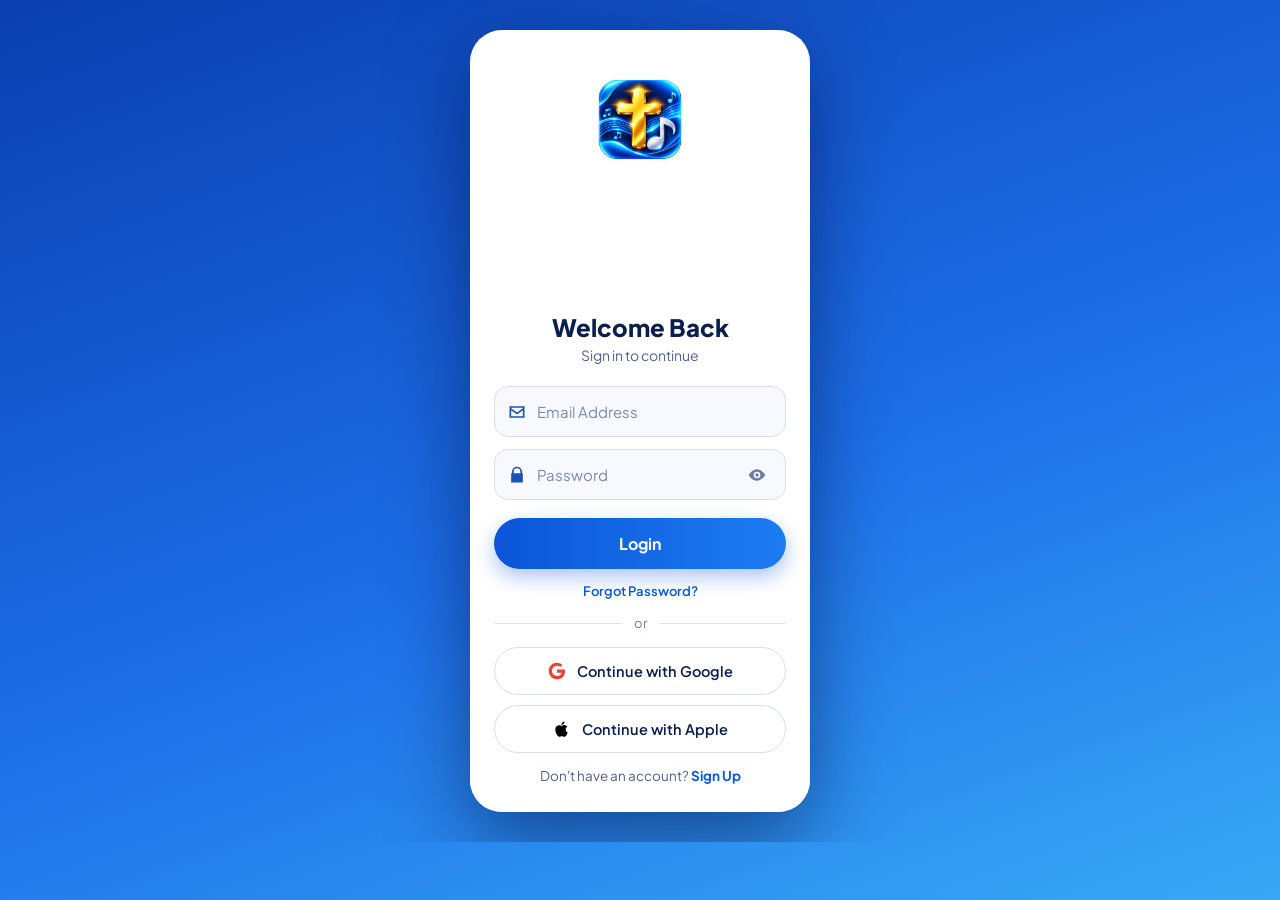
<file: index.html>
<!DOCTYPE html>
<html lang="en">
<head>
<meta charset="UTF-8">
<meta name="viewport" content="width=device-width, initial-scale=1, viewport-fit=cover">
<title>AROKIYAM - Tamil Christian Music</title>
<meta name="description" content="AROKIYAM - Tamil Christian Music. Praise Him Always.">
<meta name="theme-color" content="#061235">
<link rel="icon" type="image/png" href="assets/logo.png">
<link rel="apple-touch-icon" href="assets/logo.png">
<link rel="preconnect" href="https://fonts.googleapis.com"><link rel="preconnect" href="https://fonts.gstatic.com" crossorigin>
<link href="https://fonts.googleapis.com/css2?family=Plus+Jakarta+Sans:wght@400;500;600;700;800&family=Noto+Sans+Tamil:wght@400;600;700&display=swap" rel="stylesheet">
<link rel="stylesheet" href="css/app.css">
</head>
<body class="paused">
<audio id="audio" preload="metadata"></audio>

<div class="app" id="app">
  <!-- ===== Sidebar (desktop) / drawer (mobile) ===== -->
  <aside class="sidebar" id="sidebar" aria-label="Main navigation">
    <div class="brand"><img src="assets/logo.png" alt=""><b>AROKIYAM</b><span>Tamil Christian Music</span></div>
    <nav class="side-nav" id="sideNav"></nav>
    <div class="side-foot">
      <div class="art"></div><div class="tag">Praise Him<br>Always</div>
      <button class="logout" id="logoutBtn"></button>
    </div>
  </aside>
  <div class="scrim" id="scrim"></div>

  <!-- ===== Main ===== -->
  <main class="main" id="main">
    <header class="topbar">
      <button class="icon-btn m-only" id="menuBtn" aria-label="Open menu"></button>
      <div class="m-brand m-only"><img src="assets/logo.png" alt=""><div><b>AROKIYAM</b><small>Tamil Christian Music</small></div></div>
      <button class="icon-btn m-only" id="bellBtn" aria-label="Notifications"></button>
      <label class="sbox" id="topSearch"><span id="topSearchIc"></span><input id="topInput" type="search" placeholder="Search songs, albums…" autocomplete="off" aria-label="Search"></label>
      <div class="top-spacer"></div>
      <button class="avatar" id="avatarBtn" aria-label="Account" title="Account"></button>
    </header>
    <div class="content" id="view"></div>
  </main>

  <!-- ===== Player bar / mini player ===== -->
  <section class="player" id="player" aria-label="Music player">
    <div class="m-prog"><i id="mProg"></i></div>
    <div class="p-left" id="pLeft">
      <img id="pCover" alt="">
      <div class="tx"><b id="pTitle">Choose a song</b><small id="pArtist">AROKIYAM</small></div>
      <button class="lk" id="pLike" aria-label="Like"></button>
    </div>
    <div class="p-mid">
      <div class="ctrls">
        <button class="cbtn off" id="bShuffle" aria-label="Shuffle"></button>
        <button class="cbtn white" id="bPrev" aria-label="Previous"></button>
        <button class="cbtn main" id="bPlay" aria-label="Play"></button>
        <button class="cbtn white" id="bNext" aria-label="Next"></button>
        <button class="cbtn off" id="bRepeat" aria-label="Repeat"></button>
      </div>
      <div class="seek"><span id="tCur">0:00</span><input type="range" id="seek" min="0" max="1000" value="0" aria-label="Seek"><span id="tDur">0:00</span></div>
    </div>
    <div class="p-right">
      <button class="cbtn" id="bLyrics" aria-label="Lyrics"></button>
      <button class="cbtn" id="bQueue" aria-label="Queue"></button>
      <button class="cbtn" id="bVol" aria-label="Mute"></button>
      <input type="range" class="vol" id="vol" min="0" max="100" value="80" aria-label="Volume">
    </div>
    <div class="m-ctrl">
      <button class="cbtn white" id="mPrev" aria-label="Previous"></button>
      <button class="cbtn main" id="mPlay" aria-label="Play"></button>
      <button class="cbtn white" id="mNext" aria-label="Next"></button>
    </div>
  </section>

  <nav class="bottomnav" id="bottomNav" aria-label="Bottom navigation"></nav>
</div>

<!-- ===== Now playing: full screen (mobile) / drawer (desktop) ===== -->
<section class="np" id="np" aria-label="Now playing" aria-hidden="true">
  <div class="np-top">
    <button class="icon-btn" id="npClose" aria-label="Close"></button>
    <div class="ttl">Now Playing</div>
    <button class="icon-btn" id="npMore" aria-label="More"></button>
  </div>
  <div class="np-tabs" id="npTabs">
    <button data-tab="player" class="t-player on">Player</button>
    <button data-tab="lyrics">Lyrics</button>
    <button data-tab="queue">Queue</button>
  </div>
  <div class="np-body">
    <div class="tab tab-player on" data-tab="player">
      <img class="np-art" id="npArt" alt="">
      <div class="np-meta">
        <div class="tx"><b id="npTitle"></b><small id="npArtist"></small></div>
        <button class="lk" id="npLike" aria-label="Like"></button>
      </div>
      <div class="seek np-seek"><span id="npCur">0:00</span><input type="range" id="npSeek" min="0" max="1000" value="0" aria-label="Seek"><span id="npDur">0:00</span></div>
      <div class="np-ctrls">
        <button class="cbtn off" id="npShuffle" aria-label="Shuffle"></button>
        <button class="cbtn white" id="npPrev" aria-label="Previous"></button>
        <button class="cbtn main" id="npPlay" aria-label="Play"></button>
        <button class="cbtn white" id="npNext" aria-label="Next"></button>
        <button class="cbtn off" id="npRepeat" aria-label="Repeat"></button>
      </div>
    </div>
    <div class="tab" data-tab="lyrics"><div class="lyrics" id="lyrics"></div></div>
    <div class="tab" data-tab="queue" id="queueTab"></div>
  </div>
</section>

<div class="menu-scrim" id="menuScrim"></div>
<div class="menu" id="menu" role="menu"></div>
<div class="toast" id="toast" role="status" aria-live="polite"></div>

<script src="js/auth.js"></script>
<script>window.ArokiyamAuth.requireAuth();</script>
<script src="js/data/songs.js"></script>
<script src="js/data/playlists.js"></script>
<script src="js/store.js"></script>
<script src="js/player.js"></script>
<script src="js/app.js"></script>
</body>
</html>
</file>
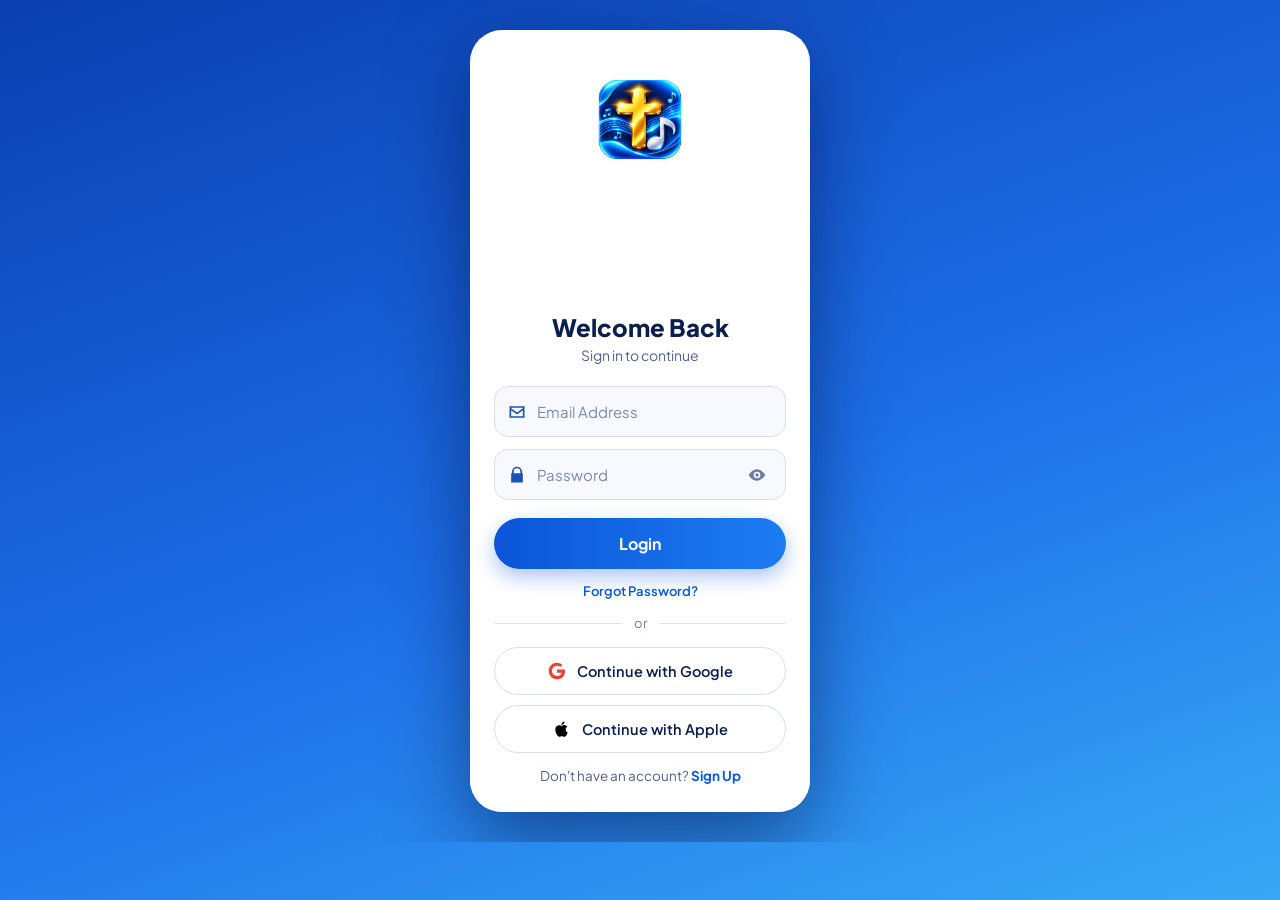
<file: login.html>
<!DOCTYPE html>
<html lang="en">
<head>
<meta charset="UTF-8">
<meta name="viewport" content="width=device-width, initial-scale=1, viewport-fit=cover">
<title>AROKIYAM - Login</title>
<meta name="theme-color" content="#0b3fa8">
<link rel="icon" type="image/png" href="assets/logo.png">
<link rel="apple-touch-icon" href="assets/logo.png">
<link rel="preconnect" href="https://fonts.googleapis.com"><link rel="preconnect" href="https://fonts.gstatic.com" crossorigin>
<link href="https://fonts.googleapis.com/css2?family=Plus+Jakarta+Sans:wght@400;500;600;700;800&family=Noto+Sans+Tamil:wght@400;600&display=swap" rel="stylesheet">
<link rel="stylesheet" href="css/auth.css">
</head>
<body data-page="login">
<main class="auth">
  <header class="auth-top">
    <i class="note n1">♪</i><i class="note n2">♫</i>
    <img src="assets/logo.png" alt="" class="mark">
    <h1>AROKIYAM</h1><p>Tamil Christian Music</p>
  </header>
  <section class="sheet">
    <h2>Welcome Back</h2><p class="sub">Sign in to continue</p>
    <form id="loginForm" novalidate>
      <div class="field"><label for="email" class="sr">Email Address</label><div class="box"><svg class="ic" viewBox="0 0 24 24"><path d="M3 5h18v14H3zm2 2v.5l7 5 7-5V7zm14 3L12 15 5 10v7h14z"/></svg><input id="email" name="email" type="email" placeholder="Email Address" autocomplete="email"></div><small class="err"></small></div>
      <div class="field"><label for="password" class="sr">Password</label><div class="box"><svg class="ic" viewBox="0 0 24 24"><path d="M6 10V8a6 6 0 1 1 12 0v2h1v11H5V10zm2 0h8V8a4 4 0 1 0-8 0z"/></svg><input id="password" name="password" type="password" placeholder="Password" autocomplete="current-password"><button type="button" class="eye" aria-label="Show password"><svg viewBox="0 0 24 24"><path d="M12 5C6 5 2 12 2 12s4 7 10 7 10-7 10-7-4-7-10-7zm0 11a4 4 0 1 1 0-8 4 4 0 0 1 0 8zm0-6a2 2 0 1 0 0 4 2 2 0 0 0 0-4z"/></svg></button></div><small class="err"></small></div>
      <button class="primary" id="submitBtn" type="submit">Login</button>
      <a href="#" id="forgotLink" class="forgot">Forgot Password?</a>
    </form>
    <div class="or"><span>or</span></div>
    <button type="button" class="social" data-soon="Google"><svg viewBox="0 0 24 24" width="20" height="20"><path fill="#EA4335" d="M12 10.2v3.9h5.5c-.2 1.3-1.6 3.9-5.5 3.9a6.1 6.1 0 1 1 0-12.2c1.9 0 3.2.8 3.9 1.5l2.7-2.6A9.9 9.9 0 0 0 12 2a10 10 0 1 0 0 20c5.8 0 9.6-4 9.6-9.8 0-.7-.1-1.2-.2-2z"/></svg>Continue with Google</button>
    <button type="button" class="social" data-soon="Apple"><svg viewBox="0 0 24 24" width="20" height="20"><path d="M16.4 12.6c0-2.3 1.9-3.4 2-3.5a4.3 4.3 0 0 0-3.4-1.8c-1.4-.2-2.8.9-3.5.9s-1.800-.9-3-.8a4.500 4.500 0 0 0-3.800 2.300c-1.600 2.800-.4 7 1.200 9.300.8 1.100 1.700 2.400 2.900 2.300 1.200 0 1.600-.7 3-.7s1.800.7 3 .7 2-1.100 2.800-2.200a9.700 9.700 0 0 0 1.300-2.600 4 4 0 0 1-2.500-3.900zM14.100 5.800A4 4 0 0 0 15 3a4.100 4.100 0 0 0-2.700 1.400 3.800 3.800 0 0 0-.9 2.700 3.400 3.400 0 0 0 2.700-1.300z"/></svg>Continue with Apple</button>
    <p class="switch">Don't have an account? <a href="signup.html">Sign Up</a></p>
  </section>
</main>
<div id="toast" class="toast" role="status" aria-live="polite"></div>
<div class="modal" id="forgot" role="dialog" aria-modal="true" aria-labelledby="fTitle"><div class="card">
  <button class="x" id="fClose" aria-label="Close">×</button>
  <h3 id="fTitle">Reset password</h3><p class="sub">Enter your account email and choose a new password.</p>
  <form id="forgotForm" novalidate>
      <div class="field"><label for="fEmail" class="sr">Email Address</label><div class="box"><svg class="ic" viewBox="0 0 24 24"><path d="M3 5h18v14H3zm2 2v.5l7 5 7-5V7zm14 3L12 15 5 10v7h14z"/></svg><input id="fEmail" name="fEmail" type="email" placeholder="Email Address" autocomplete="email"></div><small class="err"></small></div>
      <div class="field"><label for="fPass" class="sr">New Password</label><div class="box"><svg class="ic" viewBox="0 0 24 24"><path d="M6 10V8a6 6 0 1 1 12 0v2h1v11H5V10zm2 0h8V8a4 4 0 1 0-8 0z"/></svg><input id="fPass" name="fPass" type="password" placeholder="New Password" autocomplete="new-password"><button type="button" class="eye" aria-label="Show password"><svg viewBox="0 0 24 24"><path d="M12 5C6 5 2 12 2 12s4 7 10 7 10-7 10-7-4-7-10-7zm0 11a4 4 0 1 1 0-8 4 4 0 0 1 0 8zm0-6a2 2 0 1 0 0 4 2 2 0 0 0 0-4z"/></svg></button></div><small class="err"></small></div>
    <button class="primary" type="submit">Update Password</button>
  </form>
  <p class="note-small">This offline version resets the password stored in this browser. A hosted version would email a secure reset link.</p>
</div></div>
<script src="js/auth.js"></script>
<script src="js/auth-pages.js"></script>
</body>
</html>
</file>
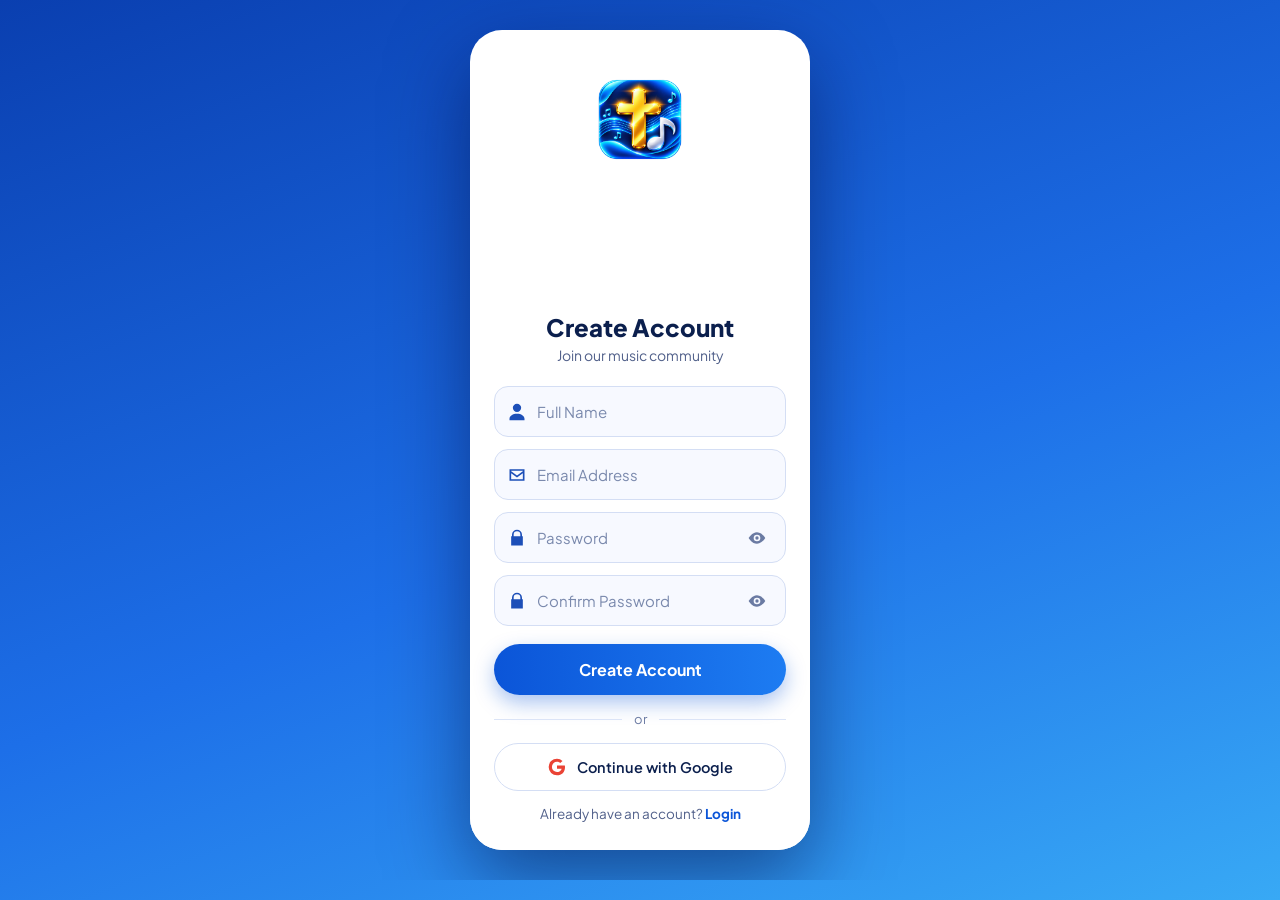
<file: signup.html>
<!DOCTYPE html>
<html lang="en">
<head>
<meta charset="UTF-8">
<meta name="viewport" content="width=device-width, initial-scale=1, viewport-fit=cover">
<title>AROKIYAM - Sign Up</title>
<meta name="theme-color" content="#0b3fa8">
<link rel="icon" type="image/png" href="assets/logo.png">
<link rel="apple-touch-icon" href="assets/logo.png">
<link rel="preconnect" href="https://fonts.googleapis.com"><link rel="preconnect" href="https://fonts.gstatic.com" crossorigin>
<link href="https://fonts.googleapis.com/css2?family=Plus+Jakarta+Sans:wght@400;500;600;700;800&family=Noto+Sans+Tamil:wght@400;600&display=swap" rel="stylesheet">
<link rel="stylesheet" href="css/auth.css">
</head>
<body data-page="signup">
<main class="auth">
  <header class="auth-top">
    <i class="note n1">♪</i><i class="note n2">♫</i>
    <img src="assets/logo.png" alt="" class="mark">
    <h1>AROKIYAM</h1><p>Tamil Christian Music</p>
  </header>
  <section class="sheet">
    <h2>Create Account</h2><p class="sub">Join our music community</p>
    <form id="signupForm" novalidate>
      <div class="field"><label for="name" class="sr">Full Name</label><div class="box"><svg class="ic" viewBox="0 0 24 24"><path d="M12 12a5 5 0 1 0 0-10 5 5 0 0 0 0 10zm0 2c-5 0-9 2.5-9 6v2h18v-2c0-3.5-4-6-9-6z"/></svg><input id="name" name="name" type="text" placeholder="Full Name" autocomplete="name"></div><small class="err"></small></div>
      <div class="field"><label for="email" class="sr">Email Address</label><div class="box"><svg class="ic" viewBox="0 0 24 24"><path d="M3 5h18v14H3zm2 2v.5l7 5 7-5V7zm14 3L12 15 5 10v7h14z"/></svg><input id="email" name="email" type="email" placeholder="Email Address" autocomplete="email"></div><small class="err"></small></div>
      <div class="field"><label for="password" class="sr">Password</label><div class="box"><svg class="ic" viewBox="0 0 24 24"><path d="M6 10V8a6 6 0 1 1 12 0v2h1v11H5V10zm2 0h8V8a4 4 0 1 0-8 0z"/></svg><input id="password" name="password" type="password" placeholder="Password" autocomplete="new-password"><button type="button" class="eye" aria-label="Show password"><svg viewBox="0 0 24 24"><path d="M12 5C6 5 2 12 2 12s4 7 10 7 10-7 10-7-4-7-10-7zm0 11a4 4 0 1 1 0-8 4 4 0 0 1 0 8zm0-6a2 2 0 1 0 0 4 2 2 0 0 0 0-4z"/></svg></button></div><small class="err"></small></div>
      <div class="field"><label for="confirm" class="sr">Confirm Password</label><div class="box"><svg class="ic" viewBox="0 0 24 24"><path d="M6 10V8a6 6 0 1 1 12 0v2h1v11H5V10zm2 0h8V8a4 4 0 1 0-8 0z"/></svg><input id="confirm" name="confirm" type="password" placeholder="Confirm Password" autocomplete="new-password"><button type="button" class="eye" aria-label="Show password"><svg viewBox="0 0 24 24"><path d="M12 5C6 5 2 12 2 12s4 7 10 7 10-7 10-7-4-7-10-7zm0 11a4 4 0 1 1 0-8 4 4 0 0 1 0 8zm0-6a2 2 0 1 0 0 4 2 2 0 0 0 0-4z"/></svg></button></div><small class="err"></small></div>
      <button class="primary" id="submitBtn" type="submit">Create Account</button>
    </form>
    <div class="or"><span>or</span></div>
    <button type="button" class="social" data-soon="Google"><svg viewBox="0 0 24 24" width="20" height="20"><path fill="#EA4335" d="M12 10.2v3.9h5.5c-.2 1.3-1.6 3.9-5.5 3.9a6.1 6.1 0 1 1 0-12.2c1.9 0 3.2.8 3.9 1.5l2.7-2.6A9.9 9.9 0 0 0 12 2a10 10 0 1 0 0 20c5.8 0 9.6-4 9.6-9.8 0-.7-.1-1.2-.2-2z"/></svg>Continue with Google</button>

    <p class="switch">Already have an account? <a href="login.html">Login</a></p>
  </section>
</main>
<div id="toast" class="toast" role="status" aria-live="polite"></div>

<script src="js/auth.js"></script>
<script src="js/auth-pages.js"></script>
</body>
</html>
</file>
<file: css/app.css>
/* ==========================================================
   AROKIYAM - MAIN APP STYLES (css/app.css)
   Deep navy + sky blue + cyan. Desktop sidebar layout,
   mobile bottom-nav layout.
   ========================================================== */
:root{
  --navy-0:#030a22;--navy-1:#061235;--navy-2:#0a1d52;--navy-3:#0e2a6e;
  --sky:#38bdf8;--cyan:#22d3ee;--blue:#1d6fe8;--white:#fff;
  --text:#eaf2ff;--muted:#9db3dd;--line:rgba(120,170,255,.16);
  --card:rgba(20,50,120,.38);--card-h:rgba(40,85,175,.5);
  --r:18px;--sbw:244px;--bar-h:92px;
  --safe-b:env(safe-area-inset-bottom,0px);--safe-t:env(safe-area-inset-top,0px);
}
*{box-sizing:border-box;margin:0;padding:0;-webkit-tap-highlight-color:transparent}
html,body{height:100%;overflow:hidden;background:var(--navy-1)}
body{font-family:'Plus Jakarta Sans','Noto Sans Tamil',system-ui,sans-serif;color:var(--text);-webkit-font-smoothing:antialiased;font-size:14px}
button{font:inherit;color:inherit;background:none;border:0;cursor:pointer}
a{color:inherit;text-decoration:none}
img{display:block;max-width:100%}
svg{fill:currentColor}
.ta{font-family:'Noto Sans Tamil','Plus Jakarta Sans',sans-serif}
.ico{width:22px;height:22px;flex:none}
::-webkit-scrollbar{width:10px;height:10px}::-webkit-scrollbar-thumb{background:rgba(120,170,255,.25);border-radius:10px}

/* ---------- layout ---------- */
.app{height:100vh;height:100dvh;display:grid;grid-template-columns:var(--sbw) minmax(0,1fr);grid-template-rows:minmax(0,1fr) auto auto;
  background:radial-gradient(1200px 700px at 80% -10%,#123a9a55,transparent 60%),linear-gradient(180deg,var(--navy-2),var(--navy-0));overflow:hidden}
.sidebar{grid-row:1;grid-column:1;display:flex;flex-direction:column;padding:22px 14px 14px;background:linear-gradient(180deg,#0a2a78cc,#06143a);border-right:1px solid var(--line);overflow:hidden;min-height:0;position:relative}
.brand{display:flex;flex-direction:column;align-items:center;text-align:center;margin-bottom:22px}
.brand img{width:74px;height:auto}
.brand b{font-size:25px;letter-spacing:1px;font-weight:700;margin-top:2px}
.brand span{font-size:12.5px;color:var(--muted)}
.side-nav{display:flex;flex-direction:column;gap:6px}
.side-nav a{display:flex;align-items:center;gap:16px;padding:13px 16px;border-radius:12px;color:#d7e6ff;font-weight:600;font-size:15px;transition:.2s}
.side-nav a:hover{background:rgba(80,140,255,.15)}
.side-nav a.active{background:linear-gradient(90deg,#1769e6,#1d7cf2);color:#fff;box-shadow:0 6px 18px rgba(23,105,230,.4)}
.side-foot{margin-top:auto;position:relative;text-align:center;padding:0 0 4px}
.side-foot .art{width:100%;height:180px;border-radius:16px;background:linear-gradient(180deg,transparent 40%,#061235 100%),url(../assets/covers/hits.jpg) center/cover;opacity:.9}
.side-foot .tag{font-family:'Brush Script MT','Segoe Script','Lucida Handwriting',cursive;font-style:italic;font-size:25px;line-height:1.1;color:#dff0ff;position:absolute;left:0;right:0;bottom:66px;text-shadow:0 2px 12px #000a}
.logout{display:flex;align-items:center;justify-content:center;gap:8px;margin-top:12px;padding:10px;border-radius:12px;color:var(--muted);font-weight:600;font-size:13px;width:100%}
.logout:hover{background:rgba(255,255,255,.07);color:#fff}
.scrim{display:none}

.main{grid-row:1;grid-column:2;overflow-y:auto;overflow-x:hidden;min-width:0;position:relative;scroll-behavior:smooth}
.topbar{position:sticky;top:0;z-index:20;display:flex;align-items:center;gap:14px;padding:16px 28px;background:linear-gradient(180deg,rgba(6,18,53,.96),rgba(6,18,53,.7) 80%,transparent);backdrop-filter:blur(8px)}
.sbox{flex:1;max-width:720px;display:flex;align-items:center;gap:10px;padding:0 18px;height:46px;border-radius:999px;background:rgba(20,50,120,.55);border:1px solid var(--line);color:var(--muted)}
.sbox:focus-within{border-color:var(--cyan);box-shadow:0 0 0 3px rgba(34,211,238,.18);color:#fff}
.sbox input{flex:1;min-width:0;background:none;border:0;outline:0;color:#fff;font:inherit;font-size:15px}
.sbox input::placeholder{color:var(--muted)}
.top-spacer{flex:1}
.avatar{width:44px;height:44px;border-radius:50%;border:2px solid #cfe6ff;display:grid;place-items:center;background:#0d2b78;font-weight:800;font-size:16px;position:relative}
.m-only{display:none!important}
.icon-btn{width:42px;height:42px;border-radius:50%;display:grid;place-items:center;color:#fff;transition:.2s;flex:none}
.icon-btn:hover{background:rgba(255,255,255,.1)}
.content{padding:4px 28px 36px;max-width:1500px;margin:0 auto}
.greet{font-size:30px;font-weight:700;margin:6px 0 14px;display:flex;align-items:center;gap:10px}
.greet svg{color:var(--cyan);width:26px;height:26px}
.sec{margin-top:30px}
.sec-h{display:flex;align-items:baseline;justify-content:space-between;margin-bottom:14px;gap:10px}
.sec-h h2{font-size:23px;font-weight:700}
.see{color:var(--cyan);font-weight:700;font-size:14px;white-space:nowrap}
.see:hover{text-decoration:underline}

/* ---------- hero banner ---------- */
.hero{position:relative;border-radius:22px;overflow:hidden;min-height:290px;border:1px solid var(--line);background:#0a2a78}
.slide{position:absolute;inset:0;display:flex;align-items:center;padding:0 46px;opacity:0;visibility:hidden;transition:opacity .7s;background-color:#061540;background-repeat:no-repeat;background-size:cover;background-position:center 30%}
.slide.wide{background-size:auto 100%;background-position:right center}
.slide.on{opacity:1;visibility:visible}
.slide:before{content:"";position:absolute;inset:0;background:linear-gradient(90deg,#061540 0%,#061540cc 32%,transparent 72%)}
.slide>div{position:relative;max-width:min(560px,70%)}
.slide h1{font-family:Georgia,'Times New Roman',serif;font-weight:700;font-size:clamp(30px,4.4vw,58px);line-height:1.02;text-shadow:0 4px 24px #0008}
.slide p{font-family:Georgia,serif;font-style:italic;font-size:clamp(15px,1.7vw,22px);margin:14px 0 20px;color:#dbeaff}
.btn{display:inline-flex;align-items:center;gap:10px;padding:12px 24px;border-radius:999px;font-weight:700;font-size:15px;transition:.2s}
.btn svg{width:20px;height:20px}
.btn-primary{background:linear-gradient(90deg,#7fd8ff,#38bdf8);color:#04204f;box-shadow:0 8px 24px rgba(56,189,248,.4)}
.btn-primary:hover{transform:translateY(-2px) scale(1.02)}
.btn-ghost{background:rgba(255,255,255,.1);border:1px solid rgba(255,255,255,.28);color:#fff}
.btn-ghost:hover{background:rgba(255,255,255,.2)}
.dots{position:absolute;left:46px;bottom:16px;display:flex;gap:9px}
.dots button{width:9px;height:9px;border-radius:50%;background:rgba(255,255,255,.4);transition:.3s}
.dots button.on{background:var(--cyan);width:24px;border-radius:6px}

/* ---------- cards ---------- */
.row-scroll{display:grid;grid-auto-flow:column;grid-auto-columns:minmax(210px,1fr);gap:16px;overflow-x:auto;padding-bottom:8px;scroll-snap-type:x proximity}
.row-scroll>*{scroll-snap-align:start}
.content,.sec{min-width:0}
.tiles{display:grid;grid-template-columns:repeat(5,minmax(0,1fr));gap:16px}
.tile{position:relative;aspect-ratio:1.4/1;border-radius:var(--r);overflow:hidden;display:block;text-align:left;border:1px solid var(--line);transition:.25s}
.tile img{position:absolute;inset:0;width:100%;height:100%;object-fit:cover;transition:.4s}
.tile:hover{transform:translateY(-4px);box-shadow:0 14px 30px rgba(0,10,50,.5)}.tile:hover img{transform:scale(1.06)}
.tile:after{content:"";position:absolute;inset:0;background:linear-gradient(180deg,transparent 35%,rgba(5,20,70,.92))}
.tile .t{position:absolute;left:14px;right:60px;bottom:12px;z-index:2}
.tile .t b{display:block;font-size:16px;line-height:1.15}.tile .t small{color:#cfe2ff;font-size:12.5px}
.pbtn{position:absolute;right:12px;bottom:12px;z-index:3;width:42px;height:42px;border-radius:50%;background:#bfe6ff;color:#04204f;display:grid;place-items:center;box-shadow:0 6px 16px #0006;transition:.2s}
.pbtn:hover{transform:scale(1.1);background:#fff}
.pbtn svg{width:22px;height:22px}

.grid{display:grid;grid-template-columns:repeat(auto-fill,minmax(190px,1fr));gap:18px}
.pcard{background:var(--card);border:1px solid var(--line);border-radius:var(--r);padding:12px;transition:.25s;display:flex;flex-direction:column;min-width:0}
.pcard:hover{background:var(--card-h);transform:translateY(-3px)}
.pcard .cv{position:relative;aspect-ratio:1;border-radius:14px;overflow:hidden;display:block;width:100%;background:#0b2a78}
.pcard .cv img{width:100%;height:100%;object-fit:cover;transition:.4s}.pcard:hover .cv img{transform:scale(1.05)}
.pcard .cv .pbtn{opacity:0;transform:translateY(8px)}
.pcard:hover .cv .pbtn,.pcard .cv .pbtn:focus-visible{opacity:1;transform:none}
.pcard h3{font-size:15px;margin:11px 2px 1px;white-space:nowrap;overflow:hidden;text-overflow:ellipsis}
.pcard .meta{color:var(--muted);font-size:12.5px;margin:0 2px 10px}
.pcard .acts{display:flex;gap:8px;margin-top:auto}
.chip{flex:1;display:inline-flex;align-items:center;justify-content:center;gap:6px;padding:8px 6px;border-radius:999px;font-size:12.5px;font-weight:700;background:rgba(255,255,255,.1);transition:.2s;white-space:nowrap}
.chip svg{width:16px;height:16px}
.chip:hover{background:rgba(255,255,255,.2)}
.chip.p{background:linear-gradient(90deg,#1d7cf2,#0ea5e9)}.chip.p:hover{filter:brightness(1.12)}

.cats{display:grid;grid-template-columns:repeat(auto-fill,minmax(210px,1fr));gap:14px}
.cat{display:flex;align-items:center;justify-content:space-between;gap:10px;padding:0 16px;height:78px;border-radius:16px;font-weight:700;font-size:15.5px;position:relative;overflow:hidden;transition:.25s;color:#fff;text-align:left}
.cat:hover{transform:translateY(-3px);filter:brightness(1.1)}
.cat .g{font-size:30px;line-height:1}
.cat .l{flex:1;line-height:1.15}.cat small{display:block;font-weight:500;opacity:.85;font-size:12px;margin-top:2px}
.cat .go{width:26px;height:26px;border-radius:50%;background:rgba(255,255,255,.25);display:grid;place-items:center;font-size:13px}

.recent{display:grid;grid-template-columns:repeat(auto-fill,minmax(270px,1fr));gap:10px 18px}
.mini-row{display:flex;align-items:center;gap:14px;padding:8px;border-radius:14px;min-width:0;cursor:pointer;transition:.2s}
.mini-row:hover{background:rgba(255,255,255,.08)}
.mini-row img{width:64px;height:64px;border-radius:12px;object-fit:cover;flex:none}
.mini-row .tx{flex:1;min-width:0}
.mini-row b{display:block;font-size:15px;white-space:nowrap;overflow:hidden;text-overflow:ellipsis;font-weight:600}
.mini-row small{color:var(--muted);font-size:13px}
.empty{padding:26px;border:1px dashed var(--line);border-radius:var(--r);color:var(--muted);text-align:center}

/* ---------- song list ---------- */
.songs{display:flex;flex-direction:column}
.songs.two{display:grid;grid-template-columns:repeat(2,minmax(0,1fr));gap:0 24px}
.song{display:grid;grid-template-columns:34px 52px minmax(0,1fr) auto auto auto;align-items:center;gap:12px;padding:8px 10px;border-radius:12px;cursor:pointer;transition:.15s;min-width:0}
.song:hover{background:rgba(255,255,255,.08)}
.song.playing{background:rgba(34,211,238,.12)}
.song .no{text-align:center;color:var(--muted);font-weight:600}
.song .no svg{width:18px;height:18px;display:none}
.song:hover .no span{display:none}.song:hover .no svg{display:inline}
.song img{width:52px;height:52px;border-radius:10px;object-fit:cover}
.song .tx{min-width:0}
.song .tx b{display:block;font-size:15px;font-weight:600;white-space:nowrap;overflow:hidden;text-overflow:ellipsis}
.song .tx small{display:block;color:var(--muted);font-size:13px;white-space:nowrap;overflow:hidden;text-overflow:ellipsis}
.song.playing .tx b{color:var(--cyan)}
.song .dur{color:var(--muted);font-size:13px;font-variant-numeric:tabular-nums;min-width:38px;text-align:right}
.lk{width:38px;height:38px;border-radius:50%;display:grid;place-items:center;color:var(--muted);transition:.2s}
.lk:hover{color:#fff;transform:scale(1.12)}.lk.on{color:var(--cyan)}.lk svg{width:21px;height:21px}
.eq{display:none;gap:2px;align-items:flex-end;height:16px;justify-content:center}
.song.playing .eq{display:flex}.song.playing .no span,.song.playing:hover .no svg{display:none}
.song.playing:hover .eq{display:flex}
.eq i{width:3px;background:var(--cyan);border-radius:2px;animation:eq 1s infinite ease-in-out}
.eq i:nth-child(2){animation-delay:.2s}.eq i:nth-child(3){animation-delay:.4s}
body.paused .eq i{animation-play-state:paused}
@keyframes eq{0%,100%{height:4px}50%{height:16px}}

/* ---------- playlist header ---------- */
.ph{display:flex;gap:28px;align-items:flex-end;padding:18px 0 22px;border-radius:24px}
.ph .cover{width:clamp(150px,22vw,240px);aspect-ratio:1;border-radius:20px;object-fit:cover;box-shadow:0 20px 50px rgba(0,0,0,.5);flex:none}
.ph small{color:var(--cyan);font-weight:700;text-transform:uppercase;letter-spacing:1.5px;font-size:12px}
.ph h1{font-size:clamp(26px,4.4vw,54px);line-height:1.05;margin:6px 0 4px}
.ph .tam{color:#cfe2ff;font-size:18px;margin-bottom:8px}
.ph p{color:var(--muted);max-width:620px;line-height:1.5}
.ph .st{margin-top:10px;color:#cfe2ff;font-weight:600}
.actions{display:flex;gap:12px;flex-wrap:wrap;margin-top:18px}
.back{display:inline-flex;align-items:center;gap:6px;color:var(--muted);font-weight:600;margin-top:8px}
.back:hover{color:#fff}
.pagehead{display:flex;align-items:center;gap:12px;margin:8px 0 6px}
.pagehead h1{font-size:30px}
.likedhead{text-align:center;padding:10px 0 20px}
.likedhead .heart{width:96px;height:96px;margin:0 auto 12px;border-radius:50%;display:grid;place-items:center;background:radial-gradient(circle,#ff9cc866,transparent 70%)}
.likedhead .heart svg{width:62px;height:62px;color:#ff9fd0;filter:drop-shadow(0 0 16px #ff6eb8)}
.likedhead h1{font-size:28px}.likedhead p{color:var(--muted);margin:2px 0 16px}
.likedhead .actions{justify-content:center}

.lib-row{display:flex;align-items:center;gap:14px;padding:8px;border-radius:14px;cursor:pointer;transition:.2s;min-width:0}
.lib-row:hover{background:rgba(255,255,255,.08)}
.lib-row img,.lib-row .lh{width:64px;height:64px;border-radius:12px;object-fit:cover;flex:none}
.lib-row .lh{display:grid;place-items:center;background:linear-gradient(135deg,#6d28d9,#38bdf8)}.lib-row .lh svg{width:30px;height:30px}
.lib-row .tx{flex:1;min-width:0}.lib-row b{display:block;font-size:16px;white-space:nowrap;overflow:hidden;text-overflow:ellipsis}.lib-row small{color:var(--muted)}
.lib-list{display:grid;grid-template-columns:repeat(auto-fill,minmax(310px,1fr));gap:6px 20px}

.chips{display:flex;flex-wrap:wrap;gap:10px}
.chips button{padding:11px 20px;border-radius:999px;background:rgba(20,50,120,.6);border:1px solid var(--line);font-weight:600;transition:.2s}
.chips button:hover{background:var(--blue);border-color:transparent}
.view-search{display:none;margin:6px 0 16px}
.noresult{text-align:center;color:var(--muted);padding:50px 10px}
.noresult b{display:block;color:#fff;font-size:18px;margin-bottom:6px}

/* ---------- player bar ---------- */
.player{grid-row:2;grid-column:1/-1;position:relative;z-index:30;display:grid;grid-template-columns:minmax(0,1fr) minmax(0,1.4fr) minmax(0,1fr);align-items:center;gap:16px;height:var(--bar-h);padding:0 22px;background:linear-gradient(180deg,#0a2a78,#071a52);border-top:1px solid var(--line)}
.p-left{display:flex;align-items:center;gap:14px;min-width:0;cursor:pointer}
.p-left img{width:62px;height:62px;border-radius:12px;object-fit:cover;flex:none;box-shadow:0 6px 18px #0006;background:#0b2a78}
.p-left .tx{min-width:0}.p-left b{display:block;font-size:15.5px;white-space:nowrap;overflow:hidden;text-overflow:ellipsis}.p-left small{color:var(--muted);display:block;white-space:nowrap;overflow:hidden;text-overflow:ellipsis}
.p-mid{display:flex;flex-direction:column;align-items:center;gap:6px;min-width:0}
.ctrls{display:flex;align-items:center;gap:20px}
.cbtn{width:40px;height:40px;border-radius:50%;display:grid;place-items:center;color:var(--cyan);transition:.2s;position:relative}
.cbtn:hover{transform:scale(1.12)}
.cbtn svg{width:26px;height:26px}
.cbtn.off{color:var(--muted)}.cbtn.white{color:#fff}
.cbtn.main{width:54px;height:54px;background:var(--cyan);color:#03204f;box-shadow:0 0 22px rgba(34,211,238,.5)}
.cbtn.main svg{width:30px;height:30px}
.cbtn.one:after{content:"1";position:absolute;right:6px;top:5px;font-size:10px;font-weight:800;background:var(--cyan);color:#03204f;border-radius:50%;width:13px;height:13px;display:grid;place-items:center;line-height:13px;text-align:center}
.seek{display:flex;align-items:center;gap:12px;width:100%;max-width:640px;font-size:12.5px;color:#cfe2ff;font-variant-numeric:tabular-nums}
.seek span{min-width:38px;text-align:center}
input[type=range]{-webkit-appearance:none;appearance:none;height:5px;border-radius:5px;outline:none;cursor:pointer;flex:1;min-width:0;background:linear-gradient(90deg,var(--cyan) var(--p,0%),rgba(255,255,255,.22) var(--p,0%))}
input[type=range]::-webkit-slider-thumb{-webkit-appearance:none;width:14px;height:14px;border-radius:50%;background:#fff;border:3px solid var(--cyan);box-shadow:0 0 8px #0008}
input[type=range]::-moz-range-thumb{width:10px;height:10px;border-radius:50%;background:#fff;border:3px solid var(--cyan)}
input[type=range]::-moz-range-track{background:transparent}
.p-right{display:flex;align-items:center;justify-content:flex-end;gap:8px;min-width:0}
.vol{width:120px;flex:none}
.p-right .cbtn{color:#fff;width:38px;height:38px}.p-right .cbtn.on{color:var(--cyan)}
.p-right .cbtn svg{width:24px;height:24px}
.m-ctrl,.m-prog{display:none}

/* ---------- bottom nav ---------- */
.bottomnav{grid-row:3;grid-column:1/-1;display:none;background:#06143c;border-top:1px solid var(--line);padding:6px 6px calc(6px + var(--safe-b));z-index:31}
.bottomnav a{flex:1;display:flex;flex-direction:column;align-items:center;gap:3px;padding:6px 0;font-size:11.5px;font-weight:600;color:#c4d5f5;position:relative}
.bottomnav a svg{width:26px;height:26px}
.bottomnav a.active{color:var(--cyan)}
.bottomnav a.active:after{content:"";position:absolute;bottom:-2px;width:46px;height:3px;border-radius:3px;background:var(--cyan)}

/* ---------- now playing panel ---------- */
.np{position:fixed;z-index:60;background:linear-gradient(180deg,#123c9c,#071a52 60%,#040f33);display:flex;flex-direction:column;transition:transform .35s cubic-bezier(.2,.8,.2,1);overflow:hidden}
.np-top{display:flex;align-items:center;justify-content:space-between;padding:calc(10px + var(--safe-t)) 12px 6px;gap:6px}
.np-top .ttl{font-weight:700;text-align:center;flex:1}
.np-tabs{display:flex;gap:6px;padding:4px 16px 10px;justify-content:center}
.np-tabs button{padding:8px 18px;border-radius:999px;font-weight:700;font-size:13.5px;color:var(--muted);background:rgba(255,255,255,.07)}
.np-tabs button.on{background:#fff;color:#04204f}
.np-body{flex:1;min-height:0;position:relative;overflow:hidden}
.tab{position:absolute;inset:0;overflow-y:auto;padding:6px 22px 18px;display:none}
.tab.on{display:block}
.tab-player.on{display:flex;flex-direction:column;align-items:center}
.np-art{width:min(100%,360px,44vh);aspect-ratio:1;border-radius:22px;object-fit:cover;margin:6px auto 18px;box-shadow:0 24px 60px rgba(0,0,0,.55);flex:none;background:#0b2a78}
.np-meta{display:flex;align-items:center;gap:10px;width:100%;max-width:420px}
.np-meta .tx{flex:1;min-width:0}.np-meta b{display:block;font-size:24px;line-height:1.15;overflow:hidden;text-overflow:ellipsis;white-space:nowrap}
.np-meta small{display:block;color:#cfe2ff;font-size:15px;margin-top:2px;overflow:hidden;text-overflow:ellipsis;white-space:nowrap}
.np-seek{width:100%;max-width:420px;margin:16px 0 4px}
.np-ctrls{display:flex;justify-content:space-between;align-items:center;width:100%;max-width:420px;margin:6px 0}
.np-ctrls .cbtn{width:46px;height:46px}.np-ctrls .cbtn.main{width:72px;height:72px;background:#fff;color:#04204f;box-shadow:0 10px 30px #0006}
.np-ctrls .cbtn.main svg{width:38px;height:38px}
.np-ctrls .cbtn svg{width:28px;height:28px}
.lyrics{display:flex;flex-direction:column;gap:18px;padding:30px 0 80px;text-align:center}
.lyrics p{font-size:22px;font-weight:700;color:rgba(255,255,255,.4);line-height:1.35;cursor:pointer;transition:.3s}
.lyrics p.on{color:#fff;transform:scale(1.04)}
.lyrics p:hover{color:rgba(255,255,255,.75)}
.q-h{font-size:12px;text-transform:uppercase;letter-spacing:1.4px;color:var(--cyan);font-weight:800;margin:12px 4px 6px}
.q-row{display:flex;align-items:center;gap:12px;padding:8px;border-radius:12px;cursor:pointer}
.q-row:hover{background:rgba(255,255,255,.09)}.q-row.now{background:rgba(34,211,238,.14)}
.q-row img{width:46px;height:46px;border-radius:9px;object-fit:cover}
.q-row .tx{min-width:0;flex:1}.q-row b{display:block;font-size:14.5px;white-space:nowrap;overflow:hidden;text-overflow:ellipsis}.q-row small{color:var(--muted);display:block;white-space:nowrap;overflow:hidden;text-overflow:ellipsis}

/* desktop: right drawer */
@media(min-width:901px){
  .np{top:0;right:0;bottom:var(--bar-h);width:380px;transform:translateX(105%);border-left:1px solid var(--line);box-shadow:-20px 0 50px #0006}
  .np.open{transform:none}
  .np .t-player,.tab-player{display:none!important}
  body.np-open .main{margin-right:380px;transition:margin .35s}
}
/* ---------- popup menu & toast ---------- */
.menu{position:fixed;z-index:90;min-width:210px;background:#0d2468;border:1px solid var(--line);border-radius:14px;padding:6px;box-shadow:0 20px 50px #000a;display:none}
.menu.open{display:block}
.menu button{display:flex;align-items:center;gap:12px;width:100%;padding:11px 12px;border-radius:9px;font-weight:600;font-size:14px;text-align:left}
.menu button:hover{background:rgba(255,255,255,.1)}.menu svg{width:20px;height:20px;color:var(--cyan)}
.menu-scrim{position:fixed;inset:0;z-index:89;display:none}.menu-scrim.open{display:block}
.toast{position:fixed;left:50%;bottom:calc(var(--bar-h) + 18px);transform:translate(-50%,20px);background:#e8f4ff;color:#04204f;font-weight:700;padding:11px 18px;border-radius:12px;opacity:0;pointer-events:none;transition:.3s;z-index:100;max-width:90vw;text-align:center}
.toast.show{opacity:1;transform:translate(-50%,0)}
.view-enter{animation:vin .35s ease both}
@keyframes vin{from{opacity:0;transform:translateY(10px)}to{opacity:1;transform:none}}
@media(prefers-reduced-motion:reduce){*{animation:none!important;transition:none!important}.main{scroll-behavior:auto}}

/* ---------- tablet ---------- */
@media(max-width:1180px){.tiles{grid-template-columns:repeat(3,minmax(0,1fr))}.songs.two{grid-template-columns:1fr}.p-right .vol{width:80px}}

/* ---------- mobile / small tablet ---------- */
@media(max-width:900px){
  :root{--bar-h:68px}
  .app{grid-template-columns:minmax(0,1fr)}
  .main{grid-column:1}
  .sidebar{position:fixed;z-index:70;top:0;bottom:0;left:0;width:min(290px,82vw);transform:translateX(-105%);transition:transform .3s;padding-top:calc(22px + var(--safe-t))}
  .sidebar.open{transform:none;box-shadow:20px 0 60px #000a}
  .scrim.open{display:block;position:fixed;inset:0;background:#000a;z-index:65}
  .topbar{padding:calc(10px + var(--safe-t)) 14px 10px;justify-content:space-between;background:rgba(6,18,53,.94)}
  .topbar .sbox,.avatar,.topbar .top-spacer{display:none}
  .m-only{display:flex!important}
  .m-brand{display:flex;align-items:center;gap:8px;flex:1;justify-content:center}
  .m-brand img{width:40px}.m-brand b{display:block;font-size:20px;letter-spacing:.6px;line-height:1}.m-brand small{display:block;font-size:11px;color:var(--muted)}
  .content{padding:0 16px 24px}
  .greet{display:none}
  .view-search{display:flex}
  .hero{min-height:230px;border-radius:20px}
  .slide{padding:0 22px;background-position:70% center}
  .slide:before{background:linear-gradient(90deg,#061540ee 0%,#061540aa 45%,transparent 85%)}
  .slide>div{max-width:68%}.dots{left:22px}
  .sec{margin-top:22px}.sec-h h2{font-size:20px}
  .tiles{grid-template-columns:none;grid-auto-flow:column;grid-auto-columns:minmax(150px,42%);overflow-x:auto;scroll-snap-type:x mandatory;padding-bottom:6px;margin:0 -16px;padding:0 16px 6px}
  .tiles .tile{scroll-snap-align:start}
  .tiles,.row-scroll{scroll-padding:0 16px}
  .np.open~.toast{bottom:auto;top:calc(var(--safe-t) + 70px)}
  .row-scroll{overflow-x:auto;margin:0 -16px;padding:0 16px 6px;grid-auto-columns:minmax(168px,46%)}
  .grid{grid-template-columns:repeat(2,minmax(0,1fr));gap:12px}
  .cats{grid-template-columns:repeat(2,minmax(0,1fr));gap:10px}.cat{height:66px;padding:0 12px;font-size:14px}.cat .g{font-size:24px}.cat .go{display:none}
  .recent{grid-template-columns:1fr}
  .ph{flex-direction:column;align-items:center;text-align:center;gap:16px}.ph .actions{justify-content:center}
  .song{grid-template-columns:44px minmax(0,1fr) auto auto;gap:10px;padding:7px 4px}.song .no,.song .dur{display:none}.song img{width:44px;height:44px}
  .song.playing .eq{display:none}
  .lib-list{grid-template-columns:1fr}
  /* mini player */
  .player{grid-template-columns:minmax(0,1fr) auto;padding:0 12px;gap:8px}
  .p-mid,.p-right{display:none}
  .p-left img{width:46px;height:46px;border-radius:9px}
  .m-ctrl{display:flex;align-items:center;gap:2px}
  .m-ctrl .cbtn{width:42px;height:42px}.m-ctrl .cbtn svg{width:24px;height:24px}.m-ctrl .cbtn.main{width:44px;height:44px}.m-ctrl .cbtn.main svg{width:26px}
  .m-prog{display:block;position:absolute;left:0;right:0;top:-1px;height:2.5px;background:rgba(255,255,255,.15)}.m-prog i{display:block;height:100%;width:var(--p,0%);background:var(--cyan)}
  .bottomnav{display:flex}
  .toast{bottom:calc(var(--bar-h) + 76px + var(--safe-b))}
  /* full screen player */
  .np{inset:0;transform:translateY(105%)}.np.open{transform:none}
  .np .t-lyr-d{display:none}
  .np-meta b{font-size:22px}
  .menu{left:0!important;right:0!important;top:auto!important;bottom:0!important;border-radius:20px 20px 0 0;padding:10px 10px calc(14px + var(--safe-b));min-width:0}
  .menu button{padding:15px 12px;font-size:15.5px}
}
@media(max-width:380px){.cats{grid-template-columns:1fr}.grid{grid-template-columns:1fr}}
@media(min-width:901px){.np-tabs .t-player{display:none}}
</file>
<file: css/auth.css>
/* AROKIYAM - login / signup styles (css/auth.css) */
*{box-sizing:border-box;margin:0;padding:0}
html,body{min-height:100%;overflow-x:hidden}
body{font-family:'Plus Jakarta Sans','Noto Sans Tamil',system-ui,sans-serif;background:linear-gradient(160deg,#0a3fb0,#1d6fe8 55%,#38a9f5);color:#0b1f4d;-webkit-font-smoothing:antialiased}
.auth{min-height:100vh;min-height:100dvh;display:flex;flex-direction:column;align-items:center;max-width:460px;margin:0 auto;position:relative}
.auth-top{text-align:center;color:#fff;padding:44px 20px 54px;position:relative;width:100%}
.auth-top .mark{width:92px;height:auto;display:block;margin:0 auto 4px}
.auth-top h1{font-size:30px;font-weight:700;letter-spacing:.5px}
.auth-top p{font-size:14px;opacity:.92;margin-top:2px}
.note{position:absolute;top:50px;font-style:normal;font-size:44px;color:rgba(255,255,255,.35)}
.n1{left:26px;transform:rotate(-12deg)}.n2{right:26px;transform:rotate(10deg)}
.sheet{background:#fff;width:100%;flex:1;border-radius:36px 36px 0 0;padding:30px 24px calc(28px + env(safe-area-inset-bottom));box-shadow:0 -10px 40px rgba(2,20,80,.25)}
.sheet h2{text-align:center;font-size:24px;font-weight:800}
.sub{text-align:center;color:#51608a;font-size:14px;margin:4px 0 22px}
.field{margin-bottom:12px}
.sr{position:absolute;width:1px;height:1px;overflow:hidden;clip:rect(0 0 0 0)}
.box{display:flex;align-items:center;gap:10px;border:1.5px solid #d4def4;border-radius:14px;padding:0 12px;background:#f7f9ff;transition:.2s}
.box:focus-within{border-color:#1d6fe8;box-shadow:0 0 0 4px rgba(29,111,232,.14);background:#fff}
.invalid .box{border-color:#e5484d;background:#fff6f6}
.ic{width:20px;height:20px;fill:#1d4fb8;flex:none}
.box input{flex:1;min-width:0;border:0;outline:0;background:transparent;font:inherit;font-size:15px;color:#0b1f4d;padding:15px 0}
.box input::placeholder{color:#7a89ad}
.eye{border:0;background:none;cursor:pointer;display:grid;place-items:center;padding:6px;border-radius:50%}
.eye svg{width:20px;height:20px;fill:#6b7ba3}.eye.on svg{fill:#1d6fe8}
.err{display:block;color:#d92d33;font-size:12px;min-height:0;margin:4px 4px 0}
.err:empty{display:none}
.primary{width:100%;border:0;border-radius:999px;padding:15px;margin-top:6px;font:inherit;font-weight:700;font-size:16px;color:#fff;cursor:pointer;background:linear-gradient(90deg,#0b55d8,#1d7cf2);box-shadow:0 8px 20px rgba(11,85,216,.35);transition:.2s}
.primary:hover{transform:translateY(-1px)}.primary:disabled{opacity:.7;cursor:wait;transform:none}
.forgot{display:block;text-align:center;margin-top:14px;font-size:13px;font-weight:600;color:#0b55d8;text-decoration:none}
.or{display:flex;align-items:center;gap:12px;color:#6b7ba3;font-size:13px;margin:16px 0}
.or:before,.or:after{content:"";flex:1;height:1px;background:#dbe4f7}
.social{width:100%;display:flex;align-items:center;justify-content:center;gap:10px;padding:13px;margin-bottom:10px;border:1.5px solid #d4def4;border-radius:999px;background:#fff;font:inherit;font-weight:600;font-size:14.5px;color:#0b1f4d;cursor:pointer}
.social:hover{background:#f3f7ff}
.switch{text-align:center;margin-top:14px;font-size:13.5px;color:#51608a}
.switch a{color:#0b55d8;font-weight:700;text-decoration:none}
.toast{position:fixed;left:50%;bottom:24px;transform:translate(-50%,30px);opacity:0;background:#0a1f55;color:#fff;padding:12px 18px;border-radius:12px;font-size:14px;max-width:90vw;text-align:center;pointer-events:none;transition:.3s;z-index:60}
.toast.show{opacity:1;transform:translate(-50%,0)}
.modal{position:fixed;inset:0;background:rgba(3,14,50,.6);display:none;align-items:center;justify-content:center;padding:18px;z-index:50}
.modal.open{display:flex}
.modal .card{background:#fff;border-radius:22px;padding:26px 22px;width:100%;max-width:400px;position:relative}
.modal h3{text-align:center;font-size:20px}
.modal .x{position:absolute;right:12px;top:8px;border:0;background:none;font-size:28px;color:#6b7ba3;cursor:pointer}
.note-small{font-size:11.5px;color:#6b7ba3;text-align:center;margin-top:12px;line-height:1.4}
@media(min-width:700px){body{display:grid;place-items:center;padding:30px}.auth{min-height:auto;border-radius:32px;overflow:hidden;box-shadow:0 30px 80px rgba(0,10,60,.5);background:#fff}.sheet{box-shadow:none}}
</file>
